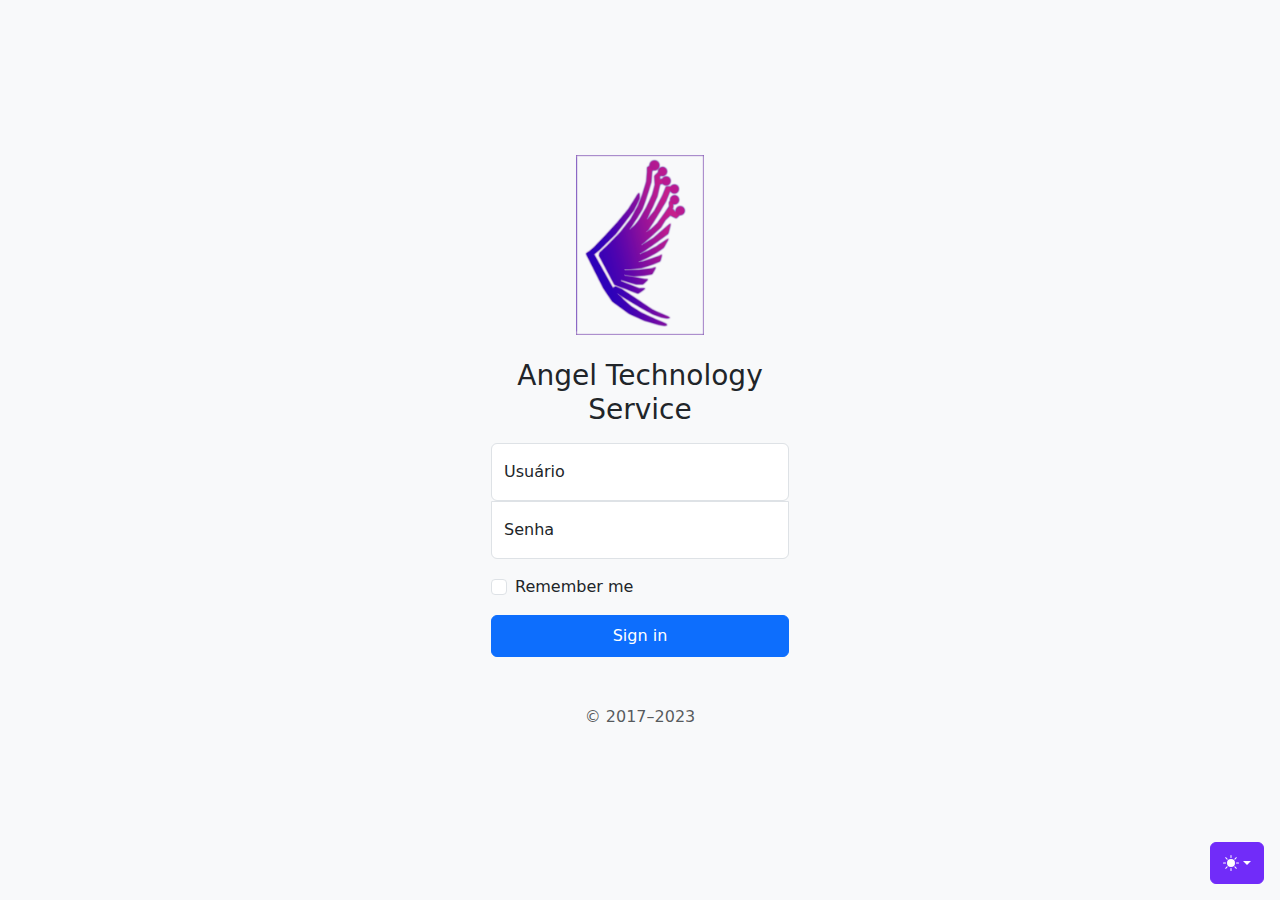
<file: Front-End/index.html>
<!doctype html>
<html lang="pt-br" data-bs-theme="dark">
  <head>

    <meta charset="utf-8">
    <meta name="viewport" content="width=device-width, initial-scale=1">
    <meta name="description" content>
    <meta name="author"
      content="Mark Otto, Jacob Thornton, and Bootstrap contributors">
    <meta name="generator" content="Hugo 0.112.5">
    <title>Login</title>


    <link href="./assets/dist/css/bootstrap.min.css" rel="stylesheet">
    <script src="./temaScript.js"></script>
    <style>
      .bd-placeholder-img {
        font-size: 1.125rem;
        text-anchor: middle;
        -webkit-user-select: none;
        -moz-user-select: none;
        user-select: none;
      }

      @media (min-width: 768px) {
        .bd-placeholder-img-lg {
          font-size: 3.5rem;
        }
      }

      .b-example-divider {
        width: 100%;
        height: 3rem;
        background-color: rgba(0, 0, 0, .1);
        border: solid rgba(0, 0, 0, .15);
        border-width: 1px 0;
        box-shadow: inset 0 .5em 1.5em rgba(0, 0, 0, .1), inset 0 .125em .5em rgba(0, 0, 0, .15);
      }

      .b-example-vr {
        flex-shrink: 0;
        width: 1.5rem;
        height: 100vh;
      }

      .bi {
        vertical-align: -.125em;
        fill: currentColor;
      }

      .nav-scroller {
        position: relative;
        z-index: 2;
        height: 2.75rem;
        overflow-y: hidden;
      }

      .nav-scroller .nav {
        display: flex;
        flex-wrap: nowrap;
        padding-bottom: 1rem;
        margin-top: -1px;
        overflow-x: auto;
        text-align: center;
        white-space: nowrap;
        -webkit-overflow-scrolling: touch;
      }

      .btn-bd-primary {
        --bd-violet-bg: #712cf9;
        --bd-violet-rgb: 112.520718, 44.062154, 249.437846;

        --bs-btn-font-weight: 600;
        --bs-btn-color: var(--bs-white);
        --bs-btn-bg: var(--bd-violet-bg);
        --bs-btn-border-color: var(--bd-violet-bg);
        --bs-btn-hover-color: var(--bs-white);
        --bs-btn-hover-bg: #6528e0;
        --bs-btn-hover-border-color: #6528e0;
        --bs-btn-focus-shadow-rgb: var(--bd-violet-rgb);
        --bs-btn-active-color: var(--bs-btn-hover-color);
        --bs-btn-active-bg: #5a23c8;
        --bs-btn-active-border-color: #5a23c8;
      }
      .bd-mode-toggle {
        z-index: 1500;
      }
    </style>

    <!-- Custom styles for this template -->
    <link href="sign-in.css" rel="stylesheet">
  </head>
  <body class="d-flex align-items-center py-4 bg-body-tertiary">
    <svg xmlns="http://www.w3.org/2000/svg" style="display: none;">
      <symbol id="check2" viewBox="0 0 16 16">
        <path
          d="M13.854 3.646a.5.5 0 0 1 0 .708l-7 7a.5.5 0 0 1-.708 0l-3.5-3.5a.5.5 0 1 1 .708-.708L6.5 10.293l6.646-6.647a.5.5 0 0 1 .708 0z" />
      </symbol>
      <symbol id="circle-half" viewBox="0 0 16 16">
        <path d="M8 15A7 7 0 1 0 8 1v14zm0 1A8 8 0 1 1 8 0a8 8 0 0 1 0 16z" />
      </symbol>
      <symbol id="moon-stars-fill" viewBox="0 0 16 16">
        <path
          d="M6 .278a.768.768 0 0 1 .08.858 7.208 7.208 0 0 0-.878 3.46c0 4.021 3.278 7.277 7.318 7.277.527 0 1.04-.055 1.533-.16a.787.787 0 0 1 .81.316.733.733 0 0 1-.031.893A8.349 8.349 0 0 1 8.344 16C3.734 16 0 12.286 0 7.71 0 4.266 2.114 1.312 5.124.06A.752.752 0 0 1 6 .278z" />
        <path
          d="M10.794 3.148a.217.217 0 0 1 .412 0l.387 1.162c.173.518.579.924 1.097 1.097l1.162.387a.217.217 0 0 1 0 .412l-1.162.387a1.734 1.734 0 0 0-1.097 1.097l-.387 1.162a.217.217 0 0 1-.412 0l-.387-1.162A1.734 1.734 0 0 0 9.31 6.593l-1.162-.387a.217.217 0 0 1 0-.412l1.162-.387a1.734 1.734 0 0 0 1.097-1.097l.387-1.162zM13.863.099a.145.145 0 0 1 .274 0l.258.774c.115.346.386.617.732.732l.774.258a.145.145 0 0 1 0 .274l-.774.258a1.156 1.156 0 0 0-.732.732l-.258.774a.145.145 0 0 1-.274 0l-.258-.774a1.156 1.156 0 0 0-.732-.732l-.774-.258a.145.145 0 0 1 0-.274l.774-.258c.346-.115.617-.386.732-.732L13.863.1z" />
      </symbol>
      <symbol id="sun-fill" viewBox="0 0 16 16">
        <path
          d="M8 12a4 4 0 1 0 0-8 4 4 0 0 0 0 8zM8 0a.5.5 0 0 1 .5.5v2a.5.5 0 0 1-1 0v-2A.5.5 0 0 1 8 0zm0 13a.5.5 0 0 1 .5.5v2a.5.5 0 0 1-1 0v-2A.5.5 0 0 1 8 13zm8-5a.5.5 0 0 1-.5.5h-2a.5.5 0 0 1 0-1h2a.5.5 0 0 1 .5.5zM3 8a.5.5 0 0 1-.5.5h-2a.5.5 0 0 1 0-1h2A.5.5 0 0 1 3 8zm10.657-5.657a.5.5 0 0 1 0 .707l-1.414 1.415a.5.5 0 1 1-.707-.708l1.414-1.414a.5.5 0 0 1 .707 0zm-9.193 9.193a.5.5 0 0 1 0 .707L3.05 13.657a.5.5 0 0 1-.707-.707l1.414-1.414a.5.5 0 0 1 .707 0zm9.193 2.121a.5.5 0 0 1-.707 0l-1.414-1.414a.5.5 0 0 1 .707-.707l1.414 1.414a.5.5 0 0 1 0 .707zM4.464 4.465a.5.5 0 0 1-.707 0L2.343 3.05a.5.5 0 1 1 .707-.707l1.414 1.414a.5.5 0 0 1 0 .708z" />
      </symbol>
    </svg>

    <div class="dropdown position-fixed bottom-0 end-0 mb-3 me-3 bd-mode-toggle">
      <button
        class="btn btn-bd-primary py-2 dropdown-toggle d-flex align-items-center"
        id="bd-theme"
        type="button"
        aria-expanded="false"
        data-bs-toggle="dropdown"
        aria-label="Toggle theme (auto)">
        <svg class="bi my-1 theme-icon-active" width="1em" height="1em"><use
            href="#circle-half"></use></svg>
        <span class="visually-hidden" id="bd-theme-text">Toggle theme</span>
      </button>
      <ul class="dropdown-menu dropdown-menu-end shadow"
        aria-labelledby="bd-theme-text">
        <li>
          <button type="button" class="dropdown-item d-flex align-items-center"
            data-bs-theme-value="light" aria-pressed="false">
            <svg class="bi me-2 opacity-50 theme-icon" width="1em" height="1em"><use
                href="#sun-fill"></use></svg>
            Light
            <svg class="bi ms-auto d-none" width="1em" height="1em"><use
                href="#check2"></use></svg>
          </button>
        </li>
        <li>
          <button type="button" class="dropdown-item d-flex align-items-center"
            data-bs-theme-value="dark" aria-pressed="false">
            <svg class="bi me-2 opacity-50 theme-icon" width="1em" height="1em"><use
                href="#moon-stars-fill"></use></svg>
            Dark
            <svg class="bi ms-auto d-none" width="1em" height="1em"><use
                href="#check2"></use></svg>
          </button>
        </li>
        <li>
          <button type="button"
            class="dropdown-item d-flex align-items-center active"
            data-bs-theme-value="auto" aria-pressed="true">
            <svg class="bi me-2 opacity-50 theme-icon" width="1em" height="1em"><use
                href="#circle-half"></use></svg>
            Auto
            <svg class="bi ms-auto d-none" width="1em" height="1em"><use
                href="#check2"></use></svg>
          </button>
        </li>
      </ul>
    </div>

    <main class="form-signin w-100 m-auto text-center">
      <form id="loginForm" onsubmit="submitForm(event)">
        <img class="mb-4" src="./Imagens/logopng.png" alt
          width="128" height="180">
        <h1 class="h3 mb-3 fw-normal">Angel Technology Service</h1>

        <div class="form-floating">
          <input type="text" class="form-control" id="floatingInput"
            placeholder="name">
          <label for="floatingInput">Usuário</label>
        </div>
        <div class="form-floating">
          <input type="password" class="form-control" id="floatingPassword"
            placeholder="Password">
          <label for="floatingPassword">Senha</label>
        </div>

        <div class="form-check text-start my-3">
          <input class="form-check-input" type="checkbox" value="remember-me"
            id="flexCheckDefault">
          <label class="form-check-label" for="flexCheckDefault">
            Remember me
          </label>
        </div>
        <button class="btn btn-primary w-100 py-2" type="submit">Sign in</button>
        <p class="mt-5 mb-3 text-body-secondary">&copy; 2017–2023</p>
      </form>
    </main>
    <script src="./assets/dist/js/bootstrap.bundle.min.js"></script>
    <script src="./script.js"></script>
  </body>
</html>
</file>
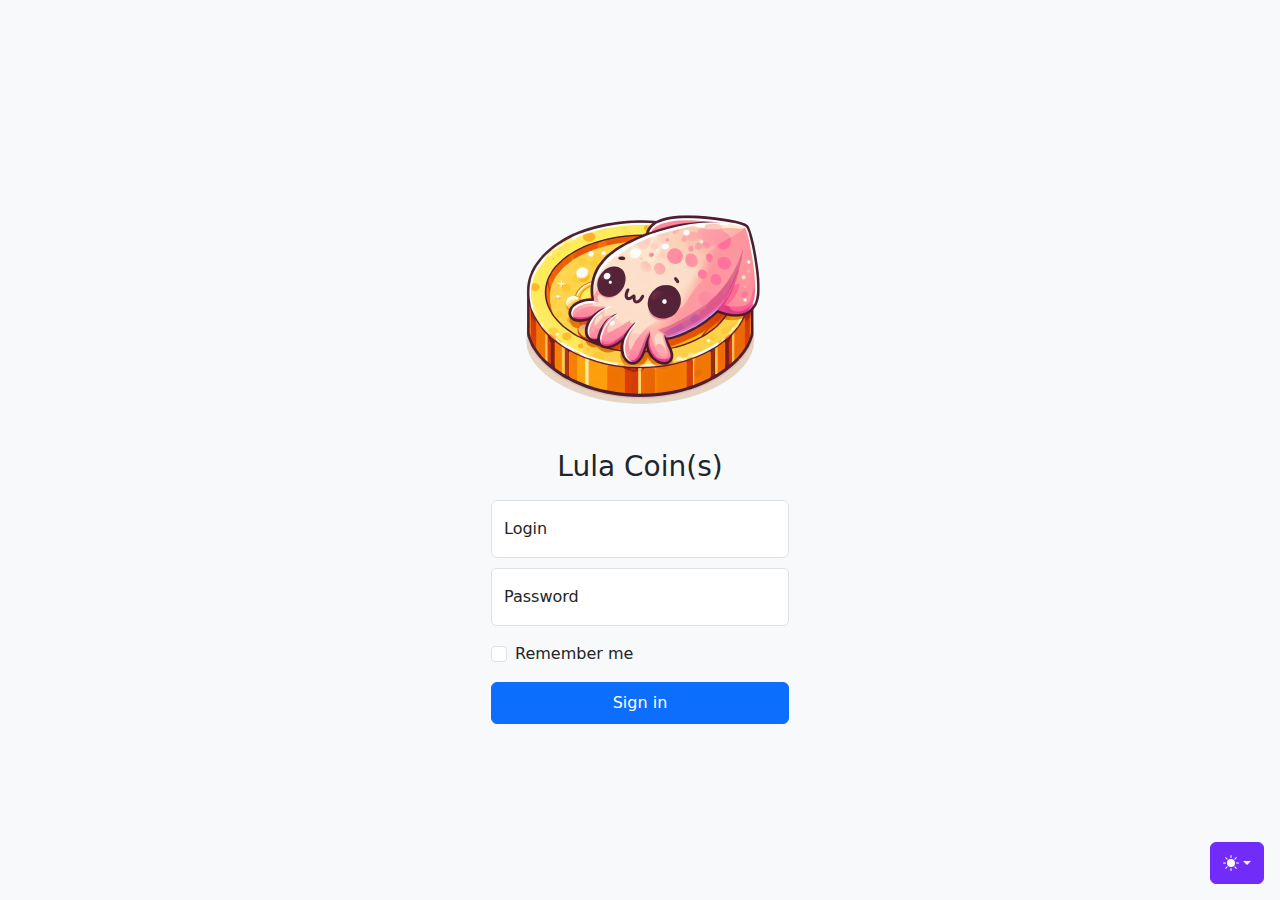
<file: front-end/index.html>
<!doctype html>
<html lang="pt-br" data-bs-theme="light">
  <head>

    <meta charset="utf-8">
    <meta name="viewport" content="width=device-width, initial-scale=1">
    <meta name="description" content>
    <meta name="author"
      content="Mark Otto, Jacob Thornton, and Bootstrap contributors">
    <meta name="generator" content="Hugo 0.112.5">
    <title>Login</title>


    <link href="./assets/dist/css/bootstrap.min.css" rel="stylesheet">
    <script src="./temaScript.js"></script>
    <style>
      .bd-placeholder-img {
        font-size: 1.125rem;
        text-anchor: middle;
        -webkit-user-select: none;
        -moz-user-select: none;
        user-select: none;
      }

      @media (min-width: 768px) {
        .bd-placeholder-img-lg {
          font-size: 3.5rem;
        }
      }

      .b-example-divider {
        width: 100%;
        height: 3rem;
        background-color: rgba(0, 0, 0, .1);
        border: solid rgba(0, 0, 0, .15);
        border-width: 1px 0;
        box-shadow: inset 0 .5em 1.5em rgba(0, 0, 0, .1), inset 0 .125em .5em rgba(0, 0, 0, .15);
      }

      .b-example-vr {
        flex-shrink: 0;
        width: 1.5rem;
        height: 100vh;
      }

      .bi {
        vertical-align: -.125em;
        fill: currentColor;
      }

      .nav-scroller {
        position: relative;
        z-index: 2;
        height: 2.75rem;
        overflow-y: hidden;
      }

      .nav-scroller .nav {
        display: flex;
        flex-wrap: nowrap;
        padding-bottom: 1rem;
        margin-top: -1px;
        overflow-x: auto;
        text-align: center;
        white-space: nowrap;
        -webkit-overflow-scrolling: touch;
      }

      .btn-bd-primary {
        --bd-violet-bg: #712cf9;
        --bd-violet-rgb: 112.520718, 44.062154, 249.437846;

        --bs-btn-font-weight: 600;
        --bs-btn-color: var(--bs-white);
        --bs-btn-bg: var(--bd-violet-bg);
        --bs-btn-border-color: var(--bd-violet-bg);
        --bs-btn-hover-color: var(--bs-white);
        --bs-btn-hover-bg: #6528e0;
        --bs-btn-hover-border-color: #6528e0;
        --bs-btn-focus-shadow-rgb: var(--bd-violet-rgb);
        --bs-btn-active-color: var(--bs-btn-hover-color);
        --bs-btn-active-bg: #5a23c8;
        --bs-btn-active-border-color: #5a23c8;
      }
      .bd-mode-toggle {
        z-index: 1500;
      }
      .form-floating {
        margin-top: 10px;
      }
      #floatingPassword{
        border-radius: 5px;
      }

      </style>

    <!-- Custom styles for this template -->
    <link href="sign-in.css" rel="stylesheet">
  </head>
  <body class="d-flex align-items-center py-4 bg-body-tertiary">
    <svg xmlns="http://www.w3.org/2000/svg" style="display: none;">
      <symbol id="check2" viewBox="0 0 16 16">
        <path
          d="M13.854 3.646a.5.5 0 0 1 0 .708l-7 7a.5.5 0 0 1-.708 0l-3.5-3.5a.5.5 0 1 1 .708-.708L6.5 10.293l6.646-6.647a.5.5 0 0 1 .708 0z" />
      </symbol>
      <symbol id="circle-half" viewBox="0 0 16 16">
        <path d="M8 15A7 7 0 1 0 8 1v14zm0 1A8 8 0 1 1 8 0a8 8 0 0 1 0 16z" />
      </symbol>
      <symbol id="moon-stars-fill" viewBox="0 0 16 16">
        <path
          d="M6 .278a.768.768 0 0 1 .08.858 7.208 7.208 0 0 0-.878 3.46c0 4.021 3.278 7.277 7.318 7.277.527 0 1.04-.055 1.533-.16a.787.787 0 0 1 .81.316.733.733 0 0 1-.031.893A8.349 8.349 0 0 1 8.344 16C3.734 16 0 12.286 0 7.71 0 4.266 2.114 1.312 5.124.06A.752.752 0 0 1 6 .278z" />
        <path
          d="M10.794 3.148a.217.217 0 0 1 .412 0l.387 1.162c.173.518.579.924 1.097 1.097l1.162.387a.217.217 0 0 1 0 .412l-1.162.387a1.734 1.734 0 0 0-1.097 1.097l-.387 1.162a.217.217 0 0 1-.412 0l-.387-1.162A1.734 1.734 0 0 0 9.31 6.593l-1.162-.387a.217.217 0 0 1 0-.412l1.162-.387a1.734 1.734 0 0 0 1.097-1.097l.387-1.162zM13.863.099a.145.145 0 0 1 .274 0l.258.774c.115.346.386.617.732.732l.774.258a.145.145 0 0 1 0 .274l-.774.258a1.156 1.156 0 0 0-.732.732l-.258.774a.145.145 0 0 1-.274 0l-.258-.774a1.156 1.156 0 0 0-.732-.732l-.774-.258a.145.145 0 0 1 0-.274l.774-.258c.346-.115.617-.386.732-.732L13.863.1z" />
      </symbol>
      <symbol id="sun-fill" viewBox="0 0 16 16">
        <path
          d="M8 12a4 4 0 1 0 0-8 4 4 0 0 0 0 8zM8 0a.5.5 0 0 1 .5.5v2a.5.5 0 0 1-1 0v-2A.5.5 0 0 1 8 0zm0 13a.5.5 0 0 1 .5.5v2a.5.5 0 0 1-1 0v-2A.5.5 0 0 1 8 13zm8-5a.5.5 0 0 1-.5.5h-2a.5.5 0 0 1 0-1h2a.5.5 0 0 1 .5.5zM3 8a.5.5 0 0 1-.5.5h-2a.5.5 0 0 1 0-1h2A.5.5 0 0 1 3 8zm10.657-5.657a.5.5 0 0 1 0 .707l-1.414 1.415a.5.5 0 1 1-.707-.708l1.414-1.414a.5.5 0 0 1 .707 0zm-9.193 9.193a.5.5 0 0 1 0 .707L3.05 13.657a.5.5 0 0 1-.707-.707l1.414-1.414a.5.5 0 0 1 .707 0zm9.193 2.121a.5.5 0 0 1-.707 0l-1.414-1.414a.5.5 0 0 1 .707-.707l1.414 1.414a.5.5 0 0 1 0 .707zM4.464 4.465a.5.5 0 0 1-.707 0L2.343 3.05a.5.5 0 1 1 .707-.707l1.414 1.414a.5.5 0 0 1 0 .708z" />
      </symbol>
    </svg>

    <div class="dropdown position-fixed bottom-0 end-0 mb-3 me-3 bd-mode-toggle">
      <button
        class="btn btn-bd-primary py-2 dropdown-toggle d-flex align-items-center"
        id="bd-theme"
        type="button"
        aria-expanded="false"
        data-bs-toggle="dropdown"
        aria-label="Toggle theme (auto)">
        <svg class="bi my-1 theme-icon-active" width="1em" height="1em"><use
            href="#circle-half"></use></svg>
        <span class="visually-hidden" id="bd-theme-text">Toggle theme</span>
      </button>
      <ul class="dropdown-menu dropdown-menu-end shadow"
        aria-labelledby="bd-theme-text">
        <li>
          <button type="button" class="dropdown-item d-flex align-items-center"
            data-bs-theme-value="light" aria-pressed="false">
            <svg class="bi me-2 opacity-50 theme-icon" width="1em" height="1em"><use
                href="#sun-fill"></use></svg>
            Light
            <svg class="bi ms-auto d-none" width="1em" height="1em"><use
                href="#check2"></use></svg>
          </button>
        </li>
        <li>
          <button type="button" class="dropdown-item d-flex align-items-center"
            data-bs-theme-value="dark" aria-pressed="false">
            <svg class="bi me-2 opacity-50 theme-icon" width="1em" height="1em"><use
                href="#moon-stars-fill"></use></svg>
            Dark
            <svg class="bi ms-auto d-none" width="1em" height="1em"><use
                href="#check2"></use></svg>
          </button>
        </li>
        <li>
          <button type="button"
            class="dropdown-item d-flex align-items-center active"
            data-bs-theme-value="auto" aria-pressed="true">
            <svg class="bi me-2 opacity-50 theme-icon" width="1em" height="1em"><use
                href="#circle-half"></use></svg>
            Auto
            <svg class="bi ms-auto d-none" width="1em" height="1em"><use
                href="#check2"></use></svg>
          </button>
        </li>
      </ul>
    </div>

    <main class="form-signin w-100 m-auto text-center">
      <form id="loginForm" onsubmit="submitForm(event)">
        <div id="error-message" class="alert alert-danger" style="display: none;"></div>

        <img class="mb-4" src="./Imagens/logo.png" alt
          width="250" height="250">
        <h1 class="h3 mb-3 fw-normal">Lula Coin(s)</h1>

        <div class="form-floating">
          <input type="text" class="form-control" id="floatingInput"
            placeholder="name">
          <label for="floatingInput">Login</label>
        </div>
        <div class="form-floating">
          <input type="password" class="form-control" id="floatingPassword"
            placeholder="Password">
          <label for="floatingPassword">Password</label>
        </div>

        <div class="form-check text-start my-3">
          <input class="form-check-input" type="checkbox" value="remember-me"
            id="flexCheckDefault">
          <label class="form-check-label" for="flexCheckDefault">
            Remember me
          </label>
        </div>
        <button class="btn btn-primary w-100 py-2" type="submit">Sign in</button>
      </form>
    </main>
    <script src="./assets/dist/js/bootstrap.bundle.min.js"></script>
    <script src="./script.js"></script>
  </body>
</html>
</file>
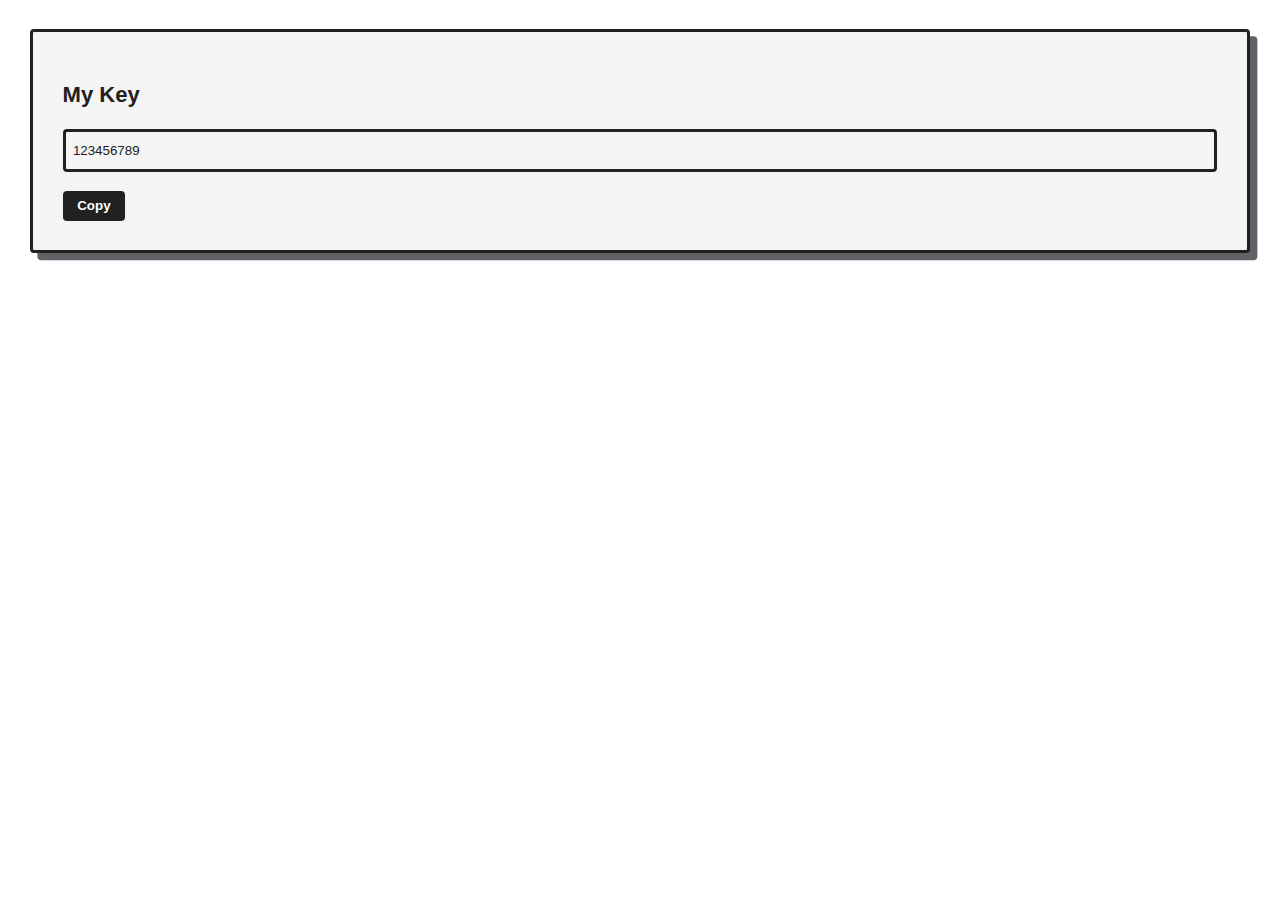
<file: front-end/testesDeDesign/index.html>
<!DOCTYPE html>
<html lang="en">
<head>
    <meta charset="UTF-8">
    <meta http-equiv="X-UA-Compatible" content="IE=edge">
    <meta name="viewport" content="width=device-width, initial-scale=1.0">
    <link rel="stylesheet" href="style.css">
    <title>Document</title>
</head>
<body>
    
        
        <div class="card">
          <h2>My Key</h2>
          <label class="input">
            <input class="input__field" type="text" value="123456789" readonly />
            <span class="input__label"></span>
          </label>
          <div class="button-group">
            <button>Copy</button>
          </div>
        </div>
        
      
      
      

      <link rel="script" href="script.js">
</body>
</html>
</file>
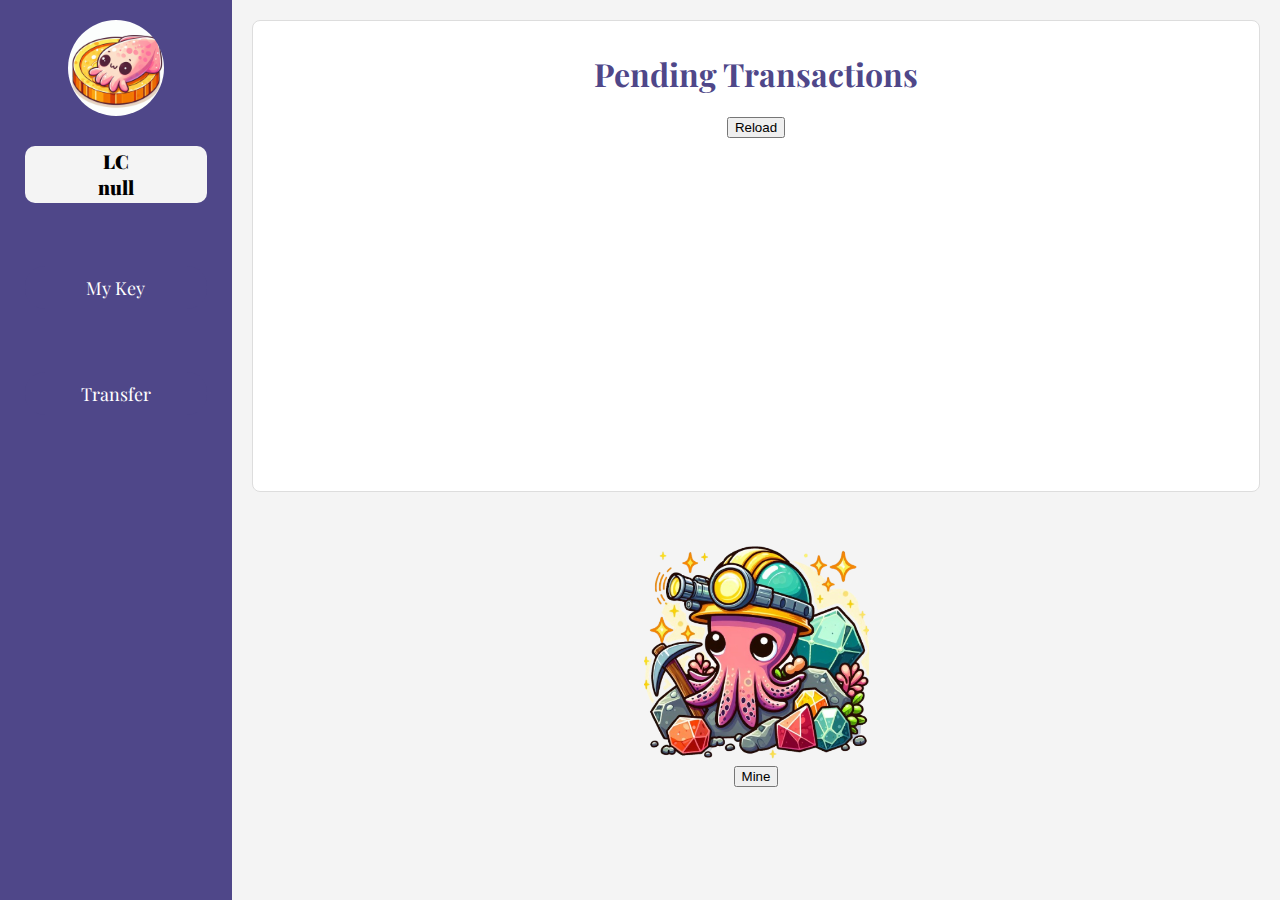
<file: front-end/dashboard.html>
<!DOCTYPE html>
<html lang="en">
<head>
    <meta charset="UTF-8">
    <meta name="viewport" content="width=device-width, initial-scale=1.0">
    <link rel="stylesheet" href="styles.css">
    <title>Dashboard</title>

</head>
<body>
     <div class="app-container">

        <div class="sidebar">
            <img src="Imagens/Logo.jpeg" class="logo">
            <div class="box-saldo">
                <p class="saldo" id="sald"></p>
            </div>
            <button class="btn-side">My Key</button>
            <button class="btn-side" id="abrirFormulario">Transfer</button>
        </div>

        <div class="main-content">
            <div id="error-message" class="alert alert-danger" style="display: none;"></div> 
            <div id="success-message" class="alert alert-success" style="display: none;"></div>

            <div class="transaction-container">
                <div class="centered">
                    <h1>Pending Transactions</h1>
                    <button id="btnReload">Reload</button>
                </div>
                    <div id="transactionList">
                    </div>
            </div>

            <div id="formularioModal" class="modal" onsubmit="NewTransfer(event)">
                <div class="modal-content">
                <span class="fechar" id="fecharFormulario">&times;</span>
                <h2>Transfer</h2>
                <form id="meuFormulario" class="formulario">
                    <div class="campos">
                        <input type="text" id="ReceiverKey" placeholder="Receiver" required class="ipt">
                    </div>
                    <div class="campos">
                    <input type="text" id="TransValor"  placeholder="Value" required class="ipt">
                </div>
                    <input type="submit" value="Enviar" class="btn-side">
                </form>
                </div>
            </div>

            <div class="centered">
                <img src="Imagens/lulaMineradora.png" class="miner-lula">
            </div>
            
            <button id="mine-button">Mine</button>

            
            

        </div>

    </div>
    
</body>
<script src="script.js"></script>
</html>
</file>
<file: Front-End/sign-in.css>
html,
body {
  height: 100%;
}

.form-signin {
  max-width: 330px;
  padding: 1rem;
}

.form-signin .form-floating:focus-within {
  z-index: 2;
}

.form-signin input[type="email"] {
  margin-bottom: -1px;
  border-bottom-right-radius: 0;
  border-bottom-left-radius: 0;
}

.form-signin input[type="password"] {
  margin-bottom: 10px;
  border-top-left-radius: 0;
  border-top-right-radius: 0;
}
</file>
<file: front-end/sign-in.css>
html,
body {
  height: 100%;
}

.form-signin {
  max-width: 330px;
  padding: 1rem;
}

.form-signin .form-floating:focus-within {
  z-index: 2;
}

.form-signin input[type="email"] {
  margin-bottom: -1px;
  border-bottom-right-radius: 0;
  border-bottom-left-radius: 0;
}

.form-signin input[type="password"] {
  margin-bottom: 10px;
  border-top-left-radius: 0;
  border-top-right-radius: 0;
}
</file>
<file: front-end/testesDeDesign/style.css>
:root {
  --color-light: white;
  --color-dark: #212121;
  --color-signal: white;
  --color-sombra: #5f6368;
  
  --color-background: var(--color-light);
  --color-text: var(--color-dark);
  --color-accent: var(--color-signal);
  
  --size-bezel: .5rem;
  --size-radius: 4px;
  
  line-height: 1.4;
  
  font-family: 'Inter', sans-serif;
  font-size: calc(.6rem + .4vw);
  color: var(--color-text);
  background: var(--color-background);
  font-weight: 300;
  padding: 0 calc(var(--size-bezel) * 3);
}

h1, h2, h3 {
  font-weight: 900;
}

.card {
  background-color: #f4f4f4;
  padding: calc(4 * var(--size-bezel));
  margin-top: calc(4 * var(--size-bezel));
  border-radius: var(--size-radius);
  border: 3px solid var(--color-shadow, currentColor);
  box-shadow: .5rem .5rem 0 var(--color-sombra, currentColor);
  
}

.input {
    position: relative;
  }
  
  .input__field {
    box-sizing: border-box;
    display: block;
    width: 100%;
    border: 3px solid currentColor;
    padding: calc(var(--size-bezel) * 1.5) var(--size-bezel);
    color: currentColor;
    background: transparent;
    border-radius: var(--size-radius);
  }
  
.button-group {
  margin-top: calc(var(--size-bezel) * 2.5);
}

button {
  color: white;
  padding: var(--size-bezel) calc(var(--size-bezel) * 2);
  background-color: #212121;
  border: none;
  border-radius: var(--size-radius);
  font-weight: 900;
}
</file>
<file: front-end/styles.css>
@import url('https://fonts.googleapis.com/css2?family=Playfair+Display&display=swap');
/*
    rosa: #fe949e
    Amarelo: #fce762
    Branco: #FFFDED
    Lilás: 4f4789
    Roxo: 201335
*/

body {
    margin: 0;
    padding: 0;
    background-color: #f4f4f4;
    height: 100vh; 
    display: flex;
}

.app-container {
    display: flex;
}

.sidebar {
    width: 15%;
    padding: 20px;
    background-color: #4f4789;
    display: flex; 
    flex-direction: column; 
    align-items: center;
    font-family: 'Playfair Display';
}

.logo {
    width: 50%;
    height: auto; 
    border-radius: 50%;
    margin-bottom: 10px; 
}

.box-saldo {
    background-color: #f4f4f4;
    width: 95%;
    height: auto;
    border-radius: 10px;
    margin-top: 20px;
    display: flex;
    flex-direction: column; 
    justify-content: center; 
    align-items: center; 
}

.saldo{
    font-size: 1.5vw;
    font-weight: bolder;
    margin: 1%;
    font-family: 'Playfair Display';
}

.btn-side {
    background-color: #4f4789;
    border-radius: 20px;
    width: 95%;
    margin-top: 7vh;
    padding: 10px 20px;
    font-size: 1.4vw;
    font-family: 'Playfair Display';
    text-decoration: none;
    color: white;
    border: 0px solid white;
    transition: background-color 0.3s ease;
}

.btn-side:hover {
    background-color: #FFFDED; 
    color: #4f4789;
}

h1,h2{
    color: #4f4789;
    font-family: 'Playfair Display';
    
}
.main-content {
    flex: 1;
    padding: 20px;
    width: 100%;
}

.app-container,.balance-container,
.centered,
.transaction-container,
.mine-button-container {
    text-align: center;
}

.transaction-container {
    background-color: #fff;
    border: 1px solid #ddd;
    border-radius: 8px;
    padding: 10px;
    height: 50vh;   
}

#transactionList {
    display: flex;
    flex-direction: column;
    white-space: nowrap; 
}

.transaction {
    display: flex;
    flex-direction: row;
    gap: 1%;
    margin-top: 10px;
    padding: 5px;
    border: 1px solid #ddd;
    border-radius: 8px;
    background-color: #f9f9f9;
}

.transaction:hover{
    background-color: #B7ADFF;
}

.btn-miners{
    background-color: #f9f9f9;
}

.transactionCheckbox {
    margin-right: 10px;
    width: 2%;
}

.miner-lula{
    margin-top: 5vh;
    width: 25vh;
}

.mine-button{

    background-color: #4f4789;
    border-radius: 20px;
    width: 20%;
    margin-top: 20px;
    display: inline-block;
    padding: 10px 20px;
    font-size: 16px;
    text-align: center;
    text-decoration: none;
    color: white;
    border: 0px solid white;
    font-weight: bolder;
    transition: background-color 0.3s ease;
    
}

.modal {
    display: none;
    position: fixed;
    top: 0;
    left: 0;
    width: 100%;
    height: 100%;
    background-color: rgba(0, 0, 0, 0.5);
  }
  
  .modal-content {
    background-color: #f4f4f4;
    padding: 10px;
    border: 1px solid #888;
    width: 25%;
    border-radius: 10px;
    position: fixed;
    top: 50%;
    left: 50%;
    transform: translate(-50%, -50%);
}
  .fechar {
    color: #4f4789;
    float: right;
    font-size: 28px;
    font-weight: bold;
  }
  
  .fechar:hover,
  .fechar:focus {
    text-decoration: none;
    cursor: pointer;
  }


.campos{
    margin-top: 10px;
}

.ipt{
    width: 80%;
    font-size: 16px;
    border: 1px solid #4f4789;
    border-radius: 5px;
    border: none;
    padding: 5px;
}

  .btn-form {
    background-color: #4f4789;
    border-radius: 20px;
    width: 80%;
    margin-top: 20px;
    justify-content: center;
    display: inline-block;
    padding: 10px 20px;
    font-size: 2vh;
    text-align: center;
    text-decoration: none;
    color: white;
    border: 0px solid white;
    font-weight: bolder;
    transition: background-color 0.3s ease;
}

  .btn-fomr:hover {
    background-color: #FFFDED; 
    color: #4f4789;
  }

  .alert {
    position: absolute;
    top: 15px; 
    left: 400px; 
    width: 60%; 
    z-index: 1000; 
}
</file>
